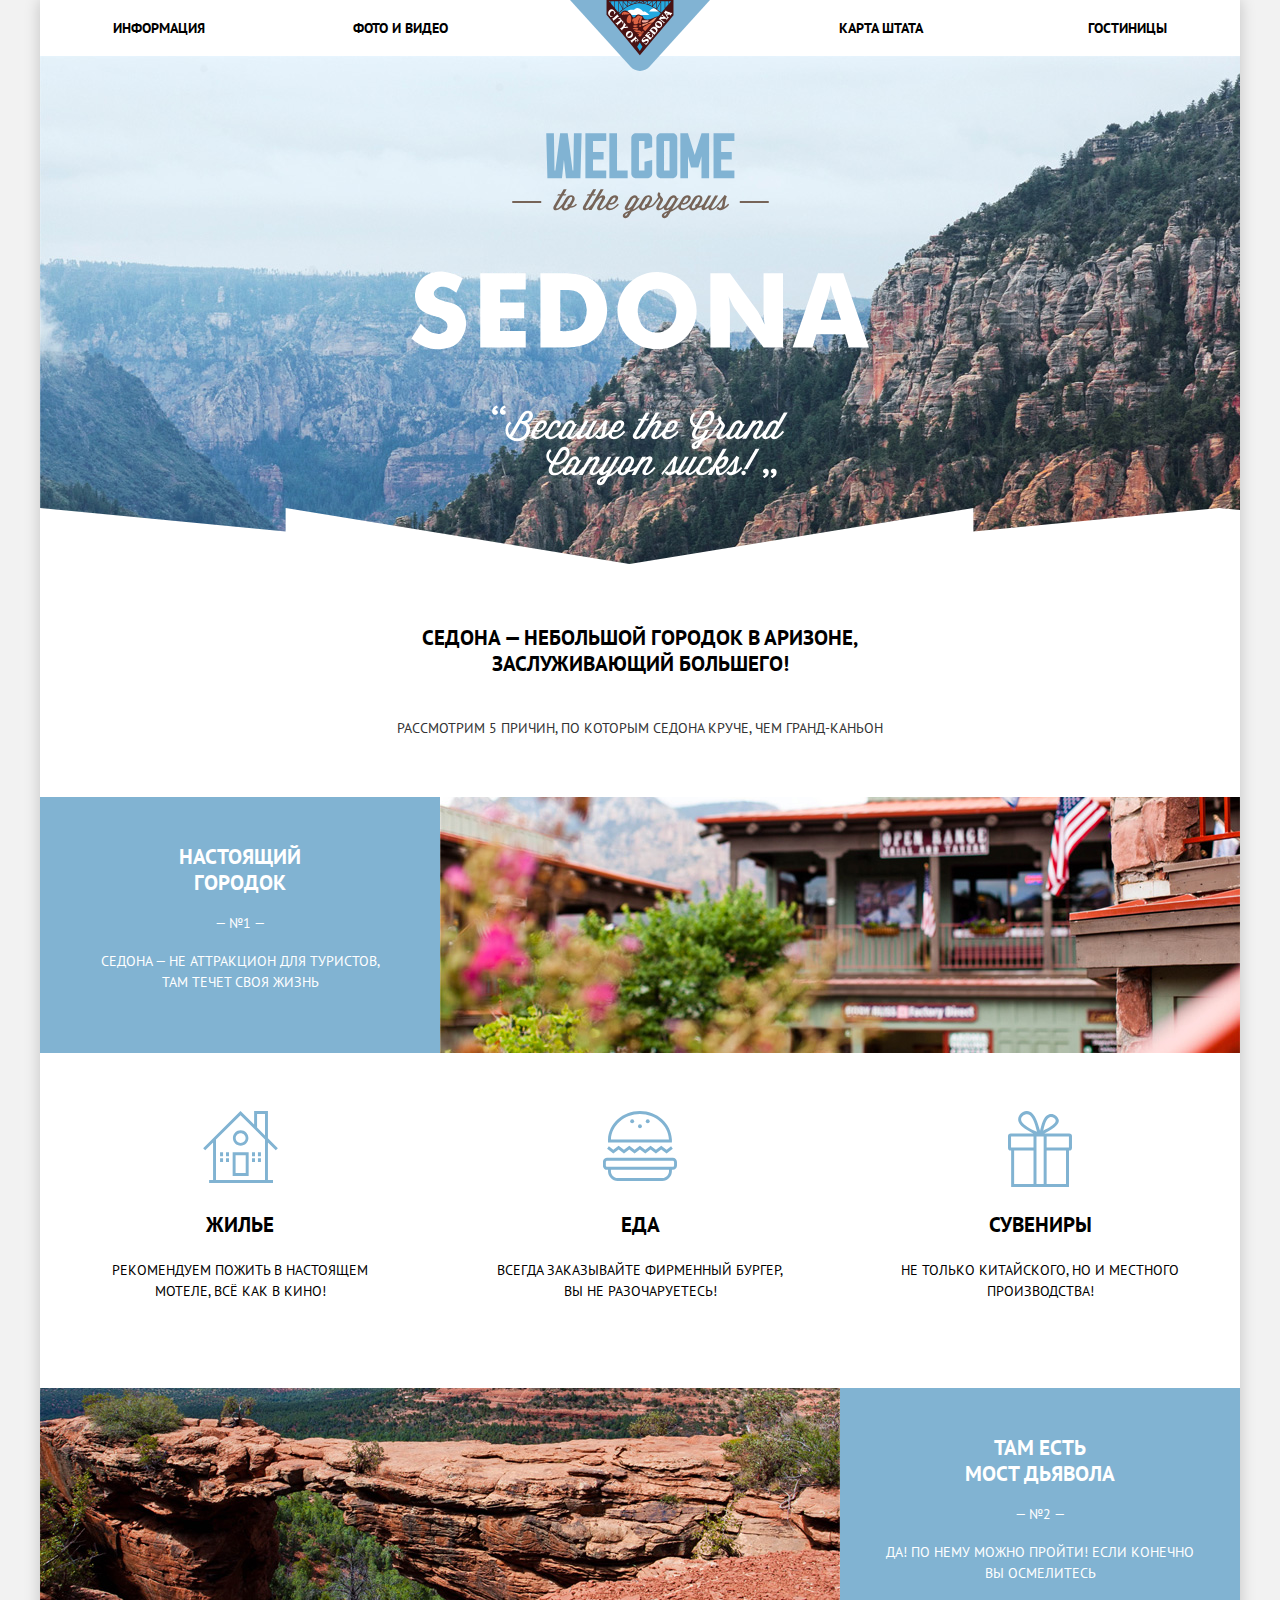
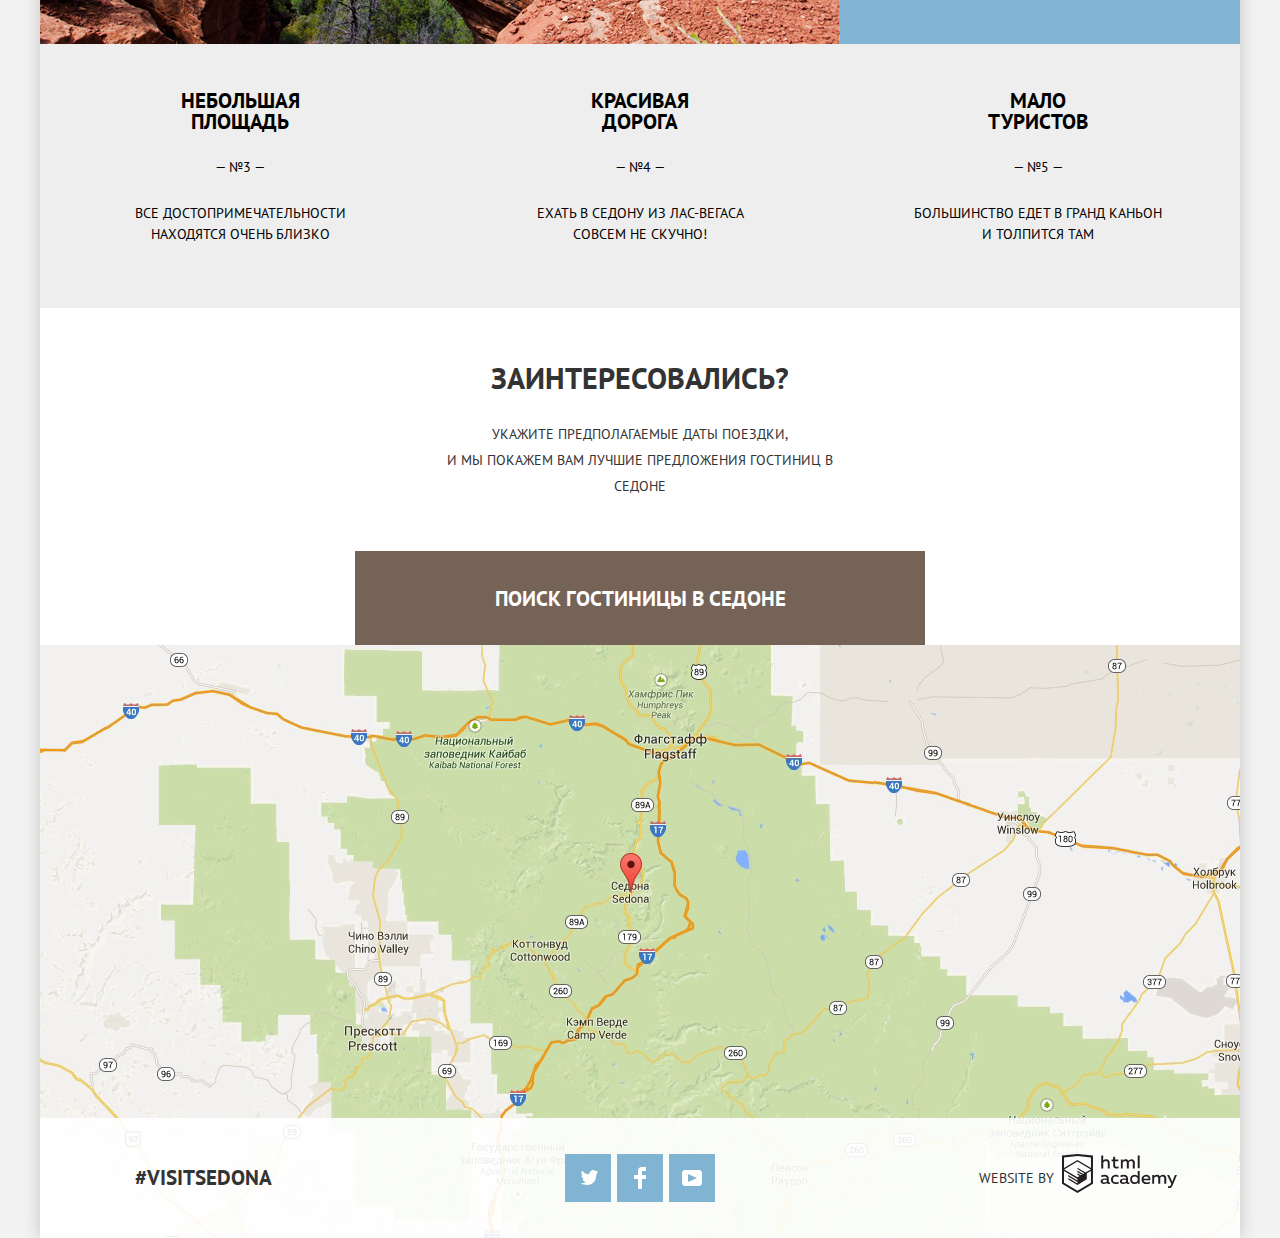
<file: index.html>
<!DOCTYPE html>
<html lang="ru">
	<head>
		<meta charset="utf-8">
			<title>HTML Academy: Седона</title>
			<link href="https://fonts.googleapis.com/css?family=PT+Sans:400,700&amp;subset=latin,cyrillic" rel="stylesheet">
				<link href="css/normalize.css" rel="stylesheet">
				<link href="css/stylesheet.min.css" rel="stylesheet">
		</head>
			<body>
				<div class="container">
					<header class="main-header">
						<nav class="main-navigation">
							<a class="main-header-logo">
								<img src="img/logo-sedona.svg" width="140" height="71" alt="Логотип Седоны">
								</a>
								<ul class="site-navigation">
									<li>
										<a href="info.html">Информация</a>
									</li>
									<li>
										<a href="pictures.html">Фото и видео</a>
									</li>
									<li>
										<a href="map.html">Карта штата</a>
									</li>
									<li>
										<a href="inner.html">Гостиницы</a>
									</li>
								</ul>
							</nav>
						</header>
					<main>
						<div class="welcome">
							<img src="img/welcome.svg" width="459" height="353" alt="Welcome to the gorgeous Sedona">
							</div>
							<div class="intro">
								<h1 class="page-title">Седона — небольшой городок в Аризоне, заслуживающий большего!</h1>
								<p>Рассмотрим 5 причин, по которым Седона круче, чем Гранд-Каньон</p>
							</div>
							<section class="features">
								<ul class="features-list">
									<li class="features-item features-item-wide">
										<div  class="features-item-text">
											<h2 class="feature-title">Настоящий городок</h2>
											<p>&mdash; №1 &mdash;</p>
											<p>Седона — не аттракцион для туристов, там течет своя жизнь</p>
										</div>
										<div class="features-image">
											<img src="img/hotel.jpg" width="800" height="400" alt="Гостиница">
											</div>
											<ul class="features-sublist">
												<li class="features-item">
													<h2 class="features-title features-title-hotels">Жилье</h2>
													<p>Рекомендуем пожить в настоящем мотеле, всё как в кино!</p>
												</li>
												<li class="features-item">
													<h2 class="features-title features-title-food">Еда</h2>
													<p>Всегда заказывайте фирменный бургер, вы не разочаруетесь!</p>
												</li>
												<li class="features-item">
													<h2 class="features-title features-title-souvenires">Сувениры</h2>
													<p>Не только китайского, но и местного производства!</p>
												</li>
											</ul>
										</li>
										<li class="features-item features-item-wide">
											<div class="features-image">
												<img src="img/nature.jpg" width="800" height="400" alt="Природа">
												</div>
												<div  class="features-item-text">
													<h2 class="feature-title">Там есть<br>мост дьявола</h2>
													<p>&mdash; №2 &mdash;</p>
													<p>Да! По нему можно пройти! Если конечно вы осмелитесь</p>
												</div>
											</li>
											<li class="features-item features-item-gray">
												<h2 class="features-title">Небольшая площадь</h2>
												<p class="features-number">&mdash; №3 &mdash;</p>
												<p>Все достопримечательности находятся очень близко</p>
											</li>
											<li class="features-item features-item-gray">
												<h2 class="features-title">Красивая дорога</h2>
												<p class="features-number">&mdash; №4 &mdash;</p>
												<p>Ехать в Седону из Лас-Вегаса совсем не скучно!</p>
											</li>
											<li class="features-item features-item-gray">
												<h2 class="features-title">Мало туристов</h2>
												<p class="features-number">&mdash; №5 &mdash;</p>
												<p>Большинство едет в Гранд Каньон и толпится там</p>
											</li>
										</ul>
									</section>
									<div class="interested">
										<h2>Заинтересовались?</h2>
										<p>Укажите предполагаемые даты поездки,<br>и мы покажем вам лучшие предложения гостиниц в седоне</p>
										<button class="button interested-button">Поиск гостиницы в Седоне</button>
									</div>
							</main>
								<footer class="main-footer">
									<div class="map">
										<iframe src="https://yandex.ru/map-widget/v1/?um=constructor%3Ac99186e06ce38623925158b26e4120bf83152734cb679de7cc6ac71a06cc2741&amp;source=constructor"></iframe>
										<img src="img/map.jpg" alt="США, Аризона, Седона" width="1200" height="593">
									</div>
									<form class="booking booking-show" action="https://echo.htmlacademy.ru" method="post">
										<span class="visually-hidden">Календарь</span>
										<p class="field-wrap">
											<label for="date-in">Дата заезда:</label>
											<input type="text" name="date-in" id="date-in" value="24 апреля 2017">
											<button class="calendar" type="button" aria-label="Выбрать дату"></button>
											</p>
											<p class="field-wrap">
												<label for="date-out">Дата выезда:</label>
												<input type="text" name="date-out" id="date-out" value="04 июля 2017">
												<button class="calendar" type="button" aria-label="Выбрать дату"></button>
												</p>
												<p class="field-half-wrap">
													<label for="adult-field">Взрослые:</label>
													<button class="minus" type="button" aria-label="Уменьшить">-</button>
													<input type="number" name="adultamount" id="adult-field" min="1" value="2">
													<button class="plus" type="button" aria-label="Увеличить">+</button>
													</p>
													<p class="field-half-wrap">
														<label for="child-field">Дети:</label>
														<button class="minus" type="button" aria-label="Уменьшить">-</button>
														<input type="number" name="childamount" id="child-field" min="0" value="0">
														<button class="plus" type="button" aria-label="Увеличить">+</button>
														</p>
														<button class="button booking-button" type="submit">Найти</button>
													</form>
												<div class="footer-wrapper">	
												<p class="hashtag">#visitsedona</p>
													<div class="footer-social">
														<ul class="social-list">
															<li>
																<a class="social-button social-button-twitter" href="#">
																	<span class="visually-hidden">Твиттер</span>
																</a>
															</li>
															<li>
																<a class="social-button social-button-facebook" href="#">
																	<span class="visually-hidden">Фейсбук</span>
																</a>
															</li>
															<li>
																<a class="social-button social-button-youtube" href="#">
																	<span class="visually-hidden">Ютьюб</span>
																</a>
															</li>
														</ul>
													</div>
													<p class="footer-copyright">Website by
														<a href="https://htmlacademy.ru/intensive/htmlcss">
															<img src="img/logo-htmlacademy.svg" width="115" height="41" alt="HTML Academy">
															</a>
														  </p>
													    </div>
													</footer>
												  </div>
												<script src="js/script.min.js">
													</script>
											</body>
										</html>
</file>
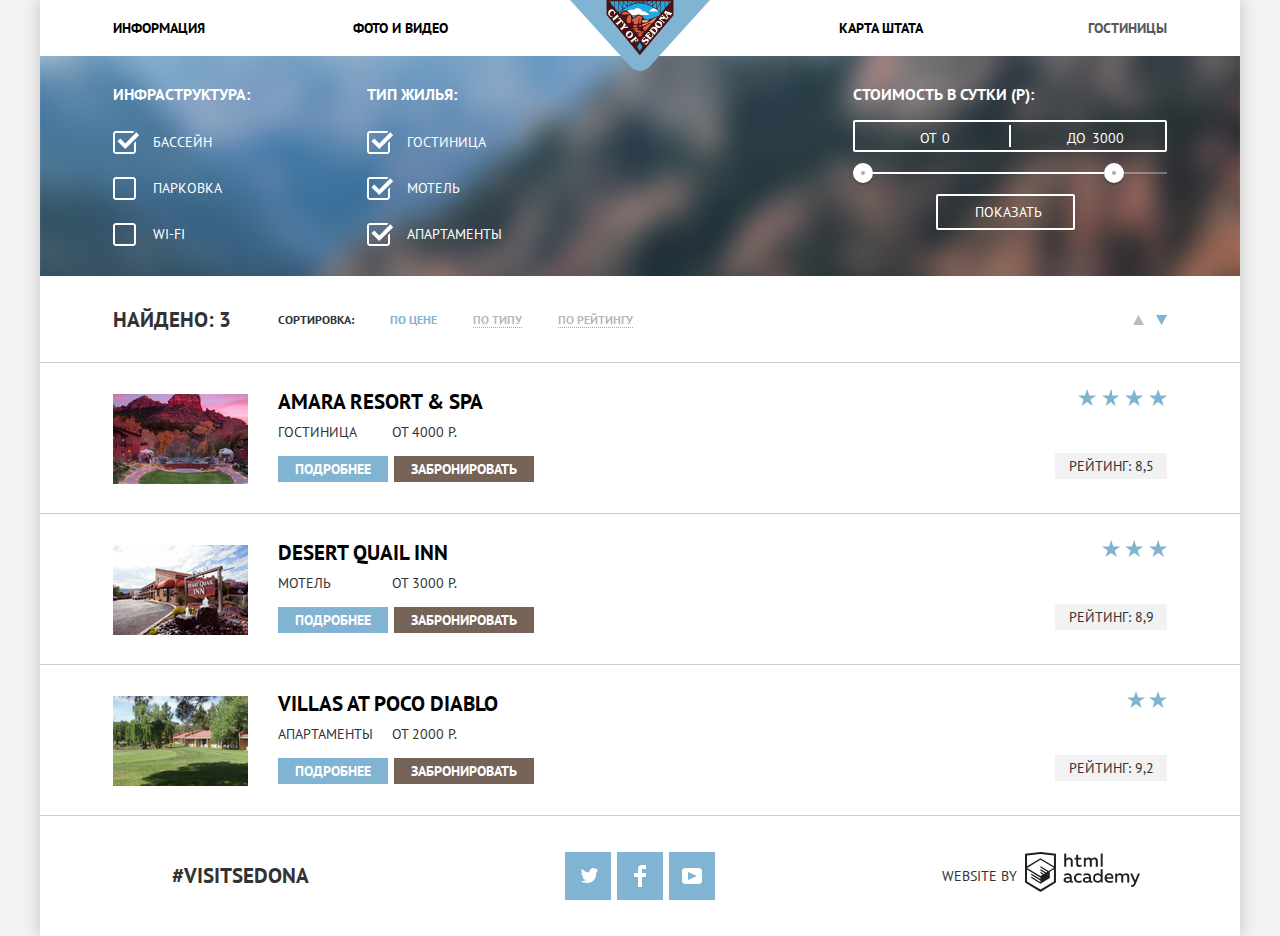
<file: inner.html>
<!DOCTYPE html>
<html lang="ru">
	<head>
		<meta charset="utf-8">
			<title>Отели Седоны</title>
			<link href="https://fonts.googleapis.com/css?family=PT+Sans:400,700&amp;subset=latin,cyrillic" rel="stylesheet">
				<link href="css/normalize.css" rel="stylesheet">
				<link href="css/stylesheet.min.css" rel="stylesheet">
		</head>
			<body>
				<div class="container"> 
					<header class="main-header">
						<nav class="main-navigation">
							<a class="main-header-logo" href="index.html">
								<img src="img/logo-sedona.svg" width="140" height="71" alt="Логотип Седоны">
								</a>
								<ul class="site-navigation">
									<li>
										<a href="info.html">Информация</a>
									</li>
									<li>
										<a href="pictures.html">Фото и видео</a>
									</li>
									<li>
										<a href="map.html">Карта штата</a>
									</li>
									<li>
										<a class="active">Гостиницы</a>
									</li>
								</ul>
							</nav>
						</header>
					<main>
						<form class="booking-form" method="get" action="https://echo.htmlacademy.ru">
							<fieldset class="booking-form-group">
								<legend class="booking-form-title">Инфраструктура:</legend>
								<ul class="booking-form-list">
									<li>
										<input type="checkbox" class="visually-hidden" checked name="pool" id="pool">
											<label for="pool">Бассейн</label>
										</li>
										<li>
											<input type="checkbox" class="visually-hidden" name="parking" id="parking">
												<label for="parking">Парковка</label>
											</li>
											<li>
												<input type="checkbox" class="visually-hidden" name="wifi" id="wifi">
													<label for="wifi">Wi-fi</label>
												</li>
											</ul>
										</fieldset>
										<fieldset class="booking-form-group">
											<legend class="booking-form-title">Тип жилья:</legend>
											<ul class="booking-form-list">
												<li>
													<input type="checkbox" class="visually-hidden" checked name="hotel" id="hotel">
														<label for="hotel">Гостиница</label>
													</li>
													<li>
														<input type="checkbox" class="visually-hidden" checked name="motel" id="motel">
															<label for="motel">Мотель</label>
														</li>
														<li>
															<input type="checkbox" class="visually-hidden" checked name="apartments" id="apartments">
																<label for="apartments">Апартаменты</label>
															</li>
														</ul>
													</fieldset>
													<fieldset class="booking-form-cost">
														<legend class="booking-form-title">Стоимость в сутки (р):</legend>
														<div class="price-controls">
															<label class="min-price">от <input type="text" name="min-price" value="0"></label>
															<label class="max-price">до <input type="text" name="max-price" value="3000"></label>
														  </div>
														  <div class="range-controls">
															<div class="scale">
															  <div class="bar"></div>
															</div>
															<div class="range-toggle range-toggle-min" aria-label="Уменьшить"></div>
															<div class="range-toggle range-toggle-max" aria-label="Увеличить"></div>
														  	<button class="button-transparent" type="submit">Показать</button>
														  </div>
														</fieldset>
													</form>
													<div class=found>
														<h2 class="found-title">найдено: 3</h2>
														<span class="sort-caption">Сортировка:</span>
															<ul class="sort-list">
																<li><a href="#" class="active">По цене</a></li>
																<li><a href="#">По типу</a></li>
																<li><a href="#">По рейтингу</a></li>
															</ul>
															<div class="sort-arrow">
																<a class="arrow arrow-up active" aria-label="По возрастанию"></a>
																<a class="arrow arrow-down" aria-label="По убыванию" href="#"></a>
															</div>														
														</div>
													<section class="hotels">
														<ul class="hotels-list">
															<li class="hotels-item">
																<a class="hotels-image">
																	<img src="img/amara-hotel.jpg" width="135" height="90" alt="Амара">
																	</a>
																	<div class="hotels-item-info">
																		<h3 class="hotels-item-name">
																			<a href="#">Amara resort & spa</a>
																		</h3>
																		<p>Гостиница</p>
																		<p>от 4000 р.</p>
																		<a class="button" href="amara.html">Подробнее</a>
																		<a class="button button-dark" href="amara.html">Забронировать</a>
																	</div>
																	<div class="hotels-item-rating">
																		<div class="hotels-item-stars star-4">
																			<span class="visually-hidden">4 звезды</span>
																		</div>
																		<p>Рейтинг: 8,5</p>
																	</div>
																</li>
																<li class="hotels-item">
																	<a class="hotels-image">
																		<img src="img/desert-hotel.jpg" width="135" height="90" alt="Десерт">
																		</a>
																		<div class="hotels-item-info">
																			<h3 class="hotels-item-name">
																				<a href="#">Desert quail inn</a>
																			</h3>
																			<p>Мотель</p>
																			<p>от 3000 р.</p>
																			<a class="button" href="desert.html">Подробнее</a>
																			<a class="button button-dark" href="desert.html">Забронировать</a>
																		</div>
																		<div class="hotels-item-rating">
																			<div class="hotels-item-stars star-3">
																				<span class="visually-hidden">3 звезды</span>
																			</div>
																			<p>Рейтинг: 8,9</p>
																		</div>
																	</li>
																	<li class="hotels-item">
																		<a class="hotels-image">
																			<img src="img/villas-hotel.jpg" width="135" height="90" alt="Виллы">
																			</a>
																			<div class="hotels-item-info">
																				<h3 class="hotels-item-name">
																					<a href="#">Villas at poco diablo</a>
																				</h3>
																				<p>Апартаменты</p>
																				<p>от 2000 р.</p>
																				<a class="button" href="villas.html">Подробнее</a>
																				<a class="button button-dark" href="villas.html">Забронировать</a>
																			</div>
																			<div class="hotels-item-rating">
																				<div class="hotels-item-stars star-2">
																					<span class="visually-hidden">2 звезды</span>
																				</div>
																				<p>Рейтинг: 9,2</p>
																			</div>
																		</li>
																	</ul>
																</section>
															</main>
															<footer class="inner-footer">
																<p class="hashtag">#visitsedona</p>
																<div class="footer-social">
																	<ul class="social-list">
																		<li>
																			<a class="social-button social-button-twitter" href="#">
																				<span class="visually-hidden">Твиттер</span>
																			</a>
																		</li>
																		<li>
																			<a class="social-button social-button-facebook" href="#">
																				<span class="visually-hidden">Фейсбук</span>
																			</a>
																		</li>
																		<li>
																			<a class="social-button social-button-youtube" href="#">
																				<span class="visually-hidden">Ютьюб</span>
																			</a>
																		</li>
																	</ul>
																</div>
																<p class="footer-copyright">Website by
																	<a href="https://htmlacademy.ru/intensive/htmlcss">
																		<img src="img/logo-htmlacademy.svg" width="115" height="41" alt="HTML Academy">
																		</a>
																	</p>
																</footer>
															</div>
														</body>
													</html>
</file>
<file: css/stylesheet.min.css>
html {-webkit-box-sizing: border-box;box-sizing: border-box;}*, *::before, *::after {-webkit-box-sizing: inherit;box-sizing: inherit;}body {margin: 0;padding: 0;font-family: "PT Sans", Arial, sans-serif;font-size: 14px;line-height: 26px;color: #333333;text-transform: uppercase;background-color: #f2f2f2;min-width: 1200px;}a {text-decoration: none;}img {max-width: 100%;height: auto;}.container {width: 1200px;text-align: center;margin: 0 auto;-webkit-box-shadow: 0 0 15px 0 rgba(0, 1, 1, 0.2);box-shadow: 0 0 15px 0 rgba(0, 1, 1, 0.2);background-color: #ffffff;}.main-header {position: relative;}.main-header-logo {position: absolute;width: 240px;left: 50%;-webkit-transform: translateX(-50%);-ms-transform: translateX(-50%);transform: translateX(-50%);z-index: 2;}.site-navigation {margin: 0;padding: 0;font-weight: 700;list-style: none;-ms-flex-wrap: wrap;flex-wrap: wrap;display: -webkit-box;display: -ms-flexbox;display: flex;flex-wrap: wrap;padding: 0 73px;}.site-navigation a {color: #000000;}.site-navigation li {width: 20%;padding: 15px 0;}.site-navigation li:nth-of-type(2) {margin-right: 20%;padding-left: 29px;}.site-navigation li:nth-of-type(1), .site-navigation li:nth-of-type(2) {text-align: left;}.site-navigation li:nth-of-type(3), .site-navigation li:nth-of-type(4) {text-align: right;}.site-navigation li:nth-of-type(3) {padding-right: 33px;}.site-navigation a:hover, .site-navigation a:focus {color: #437797;}.site-navigation .active {color: #55595c;}.welcome {background-image: url("../img/background-photo.jpg");height: 508px;background-size: cover;background-color: #f2f2f2;padding-top: 77px;position: relative;}.welcome::after {content: "";position: absolute;background-image: url("../img/polygon.svg");left: 0px;width: 100%;height: 56px;bottom: 0;z-index: 2;}.intro {padding: 61px 355px;padding-bottom: 56px;}.intro p {margin: 0;}.page-title {font-size: 21px;color: #000000;word-wrap: break-word;font-weight: 700;margin: 0;margin-bottom: 38px;}.features-list {color: #eeeeee;list-style: none;padding: 0;display: -webkit-box;display: -ms-flexbox;display: flex;-ms-flex-wrap: wrap;flex-wrap: wrap;margin: 0;background-color: #eeeeee;}.features-item {width: 400px;}.features-item-wide {width: 100%;display: -webkit-box;display: -ms-flexbox;display: flex;-webkit-box-pack: justify;-ms-flex-pack: justify;justify-content: space-between;-ms-flex-wrap: wrap;flex-wrap: wrap;}.features-item-text {color: #ffffff;background-color: #81b3d2;width: 400px;padding-top: 30px;}.features-item-text p {padding: 0 50px 17px;margin: 0;}.features-item-text:nth-of-type(2) p {padding: 0 45px 17px;}.feature-title {margin-right: 100px;margin-left: 100px;margin-bottom: 17px;font-weight: 700;}.features-image {width: 800px;height: 256px;overflow: hidden;position: relative;left: 0;}.features-image img {position: absolute;top: -100px;left: 0;}.features-title {font-size: 21px;font-weight: 700;line-height: 21px;color: #000000;margin: 46px 120px 25px;}.features-item p {line-height: 21px;}.features-sublist {display: -webkit-box;display: -ms-flexbox;display: flex;-ms-flex-wrap: wrap;flex-wrap: wrap;list-style: none;padding: 0;margin: 0;background-color: #ffffff;padding-bottom: 43px;padding-top: 58px;}.features-sublist .features-title {padding-top: 103px;background-repeat: no-repeat;margin: 0 120px 25px;}.features-sublist p {color: #000000;padding: 0px 53px;margin-bottom: 43px;}.features-title-food {background-image: url("../img/icon-3.svg");background-position: center top;background-size: 74px 70px;}.features-title-souvenires {background-image: url("../img/icon-2.svg");background-position: center top;background-size: 64px 76px;}.features-title-hotels {background-image: url("../img/icon-1.svg");background-position: center top;background-size: 75px 72px;}.features-item-gray p {color: #000000;margin: 0px 69px 63px;}.features-item-gray:last-child {padding-right: 5px;}.features-item-gray .features-number {margin-bottom: 25px;}.features-number {color: #000000;margin-bottom: 20px;}.interested h2 {font-size: 30px;font-weight: 700;line-height: 36px;margin-top: 52px;}.interested p {margin: auto 380px;margin-bottom: 52px;}.button {font-size: 21px;line-height: 26px;text-transform: uppercase;color: #ffffff;border: none;font-weight: 700;background-color: #81b3d2;}.interested-button {background-color: #766357;padding: 35px 139px 33px 140px;}.interested-button:hover, .interested-button:focus {background-color: #685c4f;}.interested-button:active {background-color: #3f372f;}.visually-hidden {display: none;}.main-footer {position: relative;overflow: hidden;}.map {width: 100%;height: 593px;overflow: hidden;background-image: url("../img/map.jpg");}.map iframe {width: 100%;height: 100%;border: 0;}.booking {display: none;-ms-flex-wrap: wrap;flex-wrap: wrap;padding: 40px 55px;background-color: #ffffff;font-weight: 700;position: absolute;top: 0;left: 50%;margin-left: -284px;width: 568px;}.booking-show {display: -webkit-box;display: -ms-flexbox;display: flex;-webkit-animation: bounce 0.8s;animation: bounce 0.8s;}@-webkit-keyframes bounce {0% {transform: translateY(-500px);}100% {transform: translateY(0);}}@keyframes bounce {0% {transform: translateY(-500px);}100% {transform: translateY(0);}}.booking input {background-color: #f2f2f2;flex-grow: 1;height: 38px;border: none;margin: 0;padding-left: 12px;padding-right: 55px;margin-left: 12px;font-weight: 700;text-transform: uppercase;}.field-wrap {display: flex;width: 100%;text-align: left;border: none;margin-bottom: 17px;position: relative;}.field-wrap button {right: 0;top: 0;position: absolute;height: 38px;width: 38px;border: none;background-color: transparent;}.field-wrap button::after {content: "";background: url("../img/calendar.svg") no-repeat;width: 21px;height: 22px;position: absolute;left: 9px;top: 9px;opacity: 0.3;}.field-wrap button:hover::after {opacity: 1;}.field-wrap button:focus::after, .field-wrap button:active::after {background: url("../img/calendar.png") no-repeat;}.field-half-wrap {display: -webkit-box;display: -ms-flexbox;display: flex;-webkit-box-align: center;-ms-flex-align: center;align-items: center;text-align: left;border: none;padding: 0;margin-bottom: 30px;width: 50%;}.field-half-wrap input {width: 38px;text-align: center;position: relative;padding: 0;margin: 0;padding: auto;}.field-half-wrap label {margin-right: 32px;text-align: left;}.field-half-wrap:last-of-type {padding-left: 40px;}input[type=number]::-webkit-inner-spin-button, input[type=number]::-webkit-outer-spin-button {-webkit-appearance: none;-moz-appearance: none;appearance: none;margin: 0;}.plus, .minus {width: 38px;height: 38px;background-color: #f2f2f2;border: none;font-weight: 700;color: #a9a9a9;font-size: 30px;}.plus:hover, .minus:hover, .plus:focus, .minus:focus {background-color: #5e9ec5;}.plus:active, .minus:active {background-color: #397194 transparent;}.button-dark:hover, .button-dark:focus {background-color: #685c4f;}.button-dark:active {background-color: #3f372f;}.booking-button {width: 458px;margin: auto 0;padding: 17px 197px 22px 196px;}.booking-button:hover, .booking-button:focus {background-color: #5e9ec5;}.booking-button:active {background-color: #397194 transparent;}.footer-wrapper {display: -webkit-box;display: -ms-flexbox;display: flex;-webkit-box-pack: justify;-ms-flex-pack: justify;justify-content: space-between;background-color: rgba(255, 255, 255, 0.9);position: absolute;bottom: 0;width: 100%;padding: 36px;-webkit-box-align: center;-ms-flex-align: center;align-items: center;}.hashtag {font-size: 21px;font-weight: 700;width: 255px;margin: 0;text-align: center;}.footer-social {padding-right: 18px;}.social-list {display: -webkit-box;display: -ms-flexbox;display: flex;-ms-flex-wrap: wrap;flex-wrap: wrap;list-style: none;width: 162px;margin: 0;padding: 0;}.social-button {display: block;width: 46px;height: 48px;background-color: #81b3d2;list-style: none;background-position: center center;background-repeat: no-repeat;margin-right: 6px;position: relative;}.social-button:hover, .social-button:focus {background-color: #4f7791;}.social-button:active {background-color: #3e5d72;}.social-button:active::before {opacity: 0.7;}.social-button:nth-of-type(3) {margin-right: 0;}.social-button-twitter::before {content: "";background-image: url("../img/twitter.svg");background-repeat: no-repeat;width: 17px;height: 15px;position: absolute;left: 16px;top: 16px;}.social-button-facebook::before {content: "";background-image: url("../img/fb-icon.svg");background-repeat: no-repeat;width: 12px;height: 22px;position: absolute;left: 17px;top: 13px;}.social-button-youtube::before {content: "";background-image: url("../img/youtube.svg");background-repeat: no-repeat;width: 20px;height: 16px;position: absolute;left: 13px;top: 16px;}.footer-copyright {display: -webkit-box;display: -ms-flexbox;display: flex;-webkit-box-align: center;-ms-flex-align: center;align-items: center;margin: 0;text-align: center;width: 225px;}.footer-copyright a {margin-left: 8px;}.site-navigtion .active {color: #766357;}.booking-form {display: -webkit-box;display: -ms-flexbox;display: flex;color: #ffffff;background-image: url("../img/filter-background.jpg");background-position: 0 -300px;background-size: cover;background-color: rgba(96, 235, 235, 0.95);padding: 25px 73px 9px;position: relative;}.booking-form-title {font-size: 16px;font-weight: 700;}.booking-form-list {margin: 0;padding: 0;margin-top: 22px;list-style: none;}.booking-form-group {text-align: left;width: 254px;border: none;padding: 0;margin: 0;}.booking-form-list label {position: relative;padding-left: 40px;}.booking-form-list li {margin-bottom: 20px;}.booking-form-list label::before {content: "";position: absolute;left: 0;width: 27px;height: 23px;background-image: url("../img/checkbox-off.svg");background-repeat: no-repeat;z-index: 2;top: -2px;}.booking-form-list input:checked + label::before {background-image: url("../img/checkbox-on.svg");}.booking-form-list input:focus + label::before {outline: auto;}.booking-form-list input:disabled + label::before {background-color: #6a6a6a;opacity: 0.5;}.booking-form-cost {text-align: left;margin-left: auto;border: none;padding: 0;margin-right: 0;}.price-controls {display: inline-block;vertical-align: top;position: relative;width: 314px;height: 32px;margin-bottom: 20px;border: 2px solid #ffffff;border-radius: 2px;margin-top: 13px;}.price-controls::after {content: "";position: absolute;top: 50%;left: 50%;width: 2px;height: 22px;background: #ffffff;-webkit-transform: translate(-50%, -50%);-ms-transform: translate(-50%, -50%);transform: translate(-50%, -50%);}.price-controls label {margin-left: 60px;line-height: 31px;vertical-align: top;cursor: pointer;}.price-controls .min-price, .price-controls .max-price {padding-left: 5px;}.price-controls input {width: 38px;margin: 0;color: inherit;font: inherit;background: none;border: none;margin-right: 20px;}.range-controls {position: relative;margin-bottom: 32px;}.range-controls .scale {height: 2px;background: rgba(255, 255, 255, 0.3);}.range-controls .bar {width: 80%;height: 2px;background: #ffffff;}.range-toggle {position: absolute;top: -9px;width: 4px;height: 4px;background: #ababab;border: 8px solid #ffffff;border-radius: 50%;-webkit-box-shadow: 0 2px 1px 0 rgba(0, 1, 1, 0.2);box-shadow: 0 2px 1px 0 rgba(0, 1, 1, 0.2);cursor: pointer;-webkit-box-sizing: content-box;box-sizing: content-box;}.range-toggle:hover {background: #1c4f80;}.range-toggle-min {left: 0;}.range-toggle-max {left: 80%;}.button-transparent {display: block;margin: 20px auto;padding: 6px 37px;font-size: 14px;line-height: 20px;color: #ffffff;text-transform: uppercase;background: transparent;border: 2px solid #ffffff;border-radius: 2px;cursor: pointer;width: 139px;position: relative;left: -5px;}.button-transparent:hover {color: #000000;background: #ffffff;}.found {display: -webkit-box;display: -ms-flexbox;display: flex;-ms-flex-wrap: wrap;flex-wrap: wrap;-webkit-box-align: center;-ms-flex-align: center;align-items: center;font-weight: 700;padding: 31px 73px 29px;border-bottom: 1px solid rgba(0, 1, 1, 0.2);}.found-title {margin: 0;font-size: 21px;padding-right: 47px;}.sort-list {display: -webkit-box;display: -ms-flexbox;display: flex;padding: 0;margin: 0;list-style: none;font-size: 12px;line-height: 18px;-ms-flex-wrap: wrap;flex-wrap: wrap;width: 370px;}.sort-list li {margin-left: 36px;}.sort-list a {color:rgba(0, 0, 0, 0.3);border-bottom: 1px dotted #81b3d2;}.sort-list .active {color: #81b3d2;border: none;}.sort-caption {margin: 0;font-size: 12px;}.sort-arrow {display: -webkit-box;display: -ms-flexbox;display: flex;margin-left: auto;}.arrow {display: block;height: 10px;width: 11px;}.arrow-up {background: url("../img/icon-up-dir.svg") no-repeat;opacity: 0.3;width: 11px;height: 10px;margin-right: 12px;}.arrow-down {background: url("../img/icon-down-dir.png") no-repeat;}.arrow .active {list-style: none;margin: 0;padding: 0;}.arrow:hover, .arrow:focus {background-color: #4f7791;}.arrow:active {background-color: #3e5d72;}.hotels-list {padding: 0;margin: 0;}.hotels-item {display: -webkit-box;display: -ms-flexbox;display: flex;padding: 26px 73px 21px;border-bottom: 1px solid rgba(0, 1, 1, 0.2);}.hotels-image {padding-top: 5px;}.hotels-item-info {display: -webkit-box;display: -ms-flexbox;display: flex;-ms-flex-wrap: wrap;flex-wrap: wrap;width: 300px;margin-left: 30px;-webkit-box-align: start;-ms-flex-align: start;align-items: flex-start;}.hotels-item-name {font-size: 21px;font-weight: 700;text-align: left;margin: 0;margin-bottom: 0px;width: 100%;}.hotels-item-name a {color: #000000;}.hotels-item-info p {width: 38%;text-align: left;margin: 0;margin-top: -6px;}.hotels-item-info .button {font-weight: 700;font-size: 14px;margin-right: 6px;padding: 0 17px;}.button-dark {background-color: #766357;}.hotels-item-stars {height: 17px;background-image: url("../img/star.svg");background-repeat: space;margin-left: auto;margin-bottom: 47px;}.star-4 {font-size: 0;width: 89px;}.star-3 {width: 65px;}.star-2 {width: 40px;}.hotels-item-rating {margin-left: auto;}.hotels-item-rating p {margin: 0;background-color: #f2f2f2;padding: 0px 13px 0px 14px;}.inner-footer {padding: 36px 73px;display: -webkit-box;display: -ms-flexbox;display: flex;-webkit-box-pack: justify;-ms-flex-pack: justify;justify-content: space-between;bottom: 0;width: 100%;-webkit-box-align: center;-ms-flex-align: center;align-items: center;}
</file>
